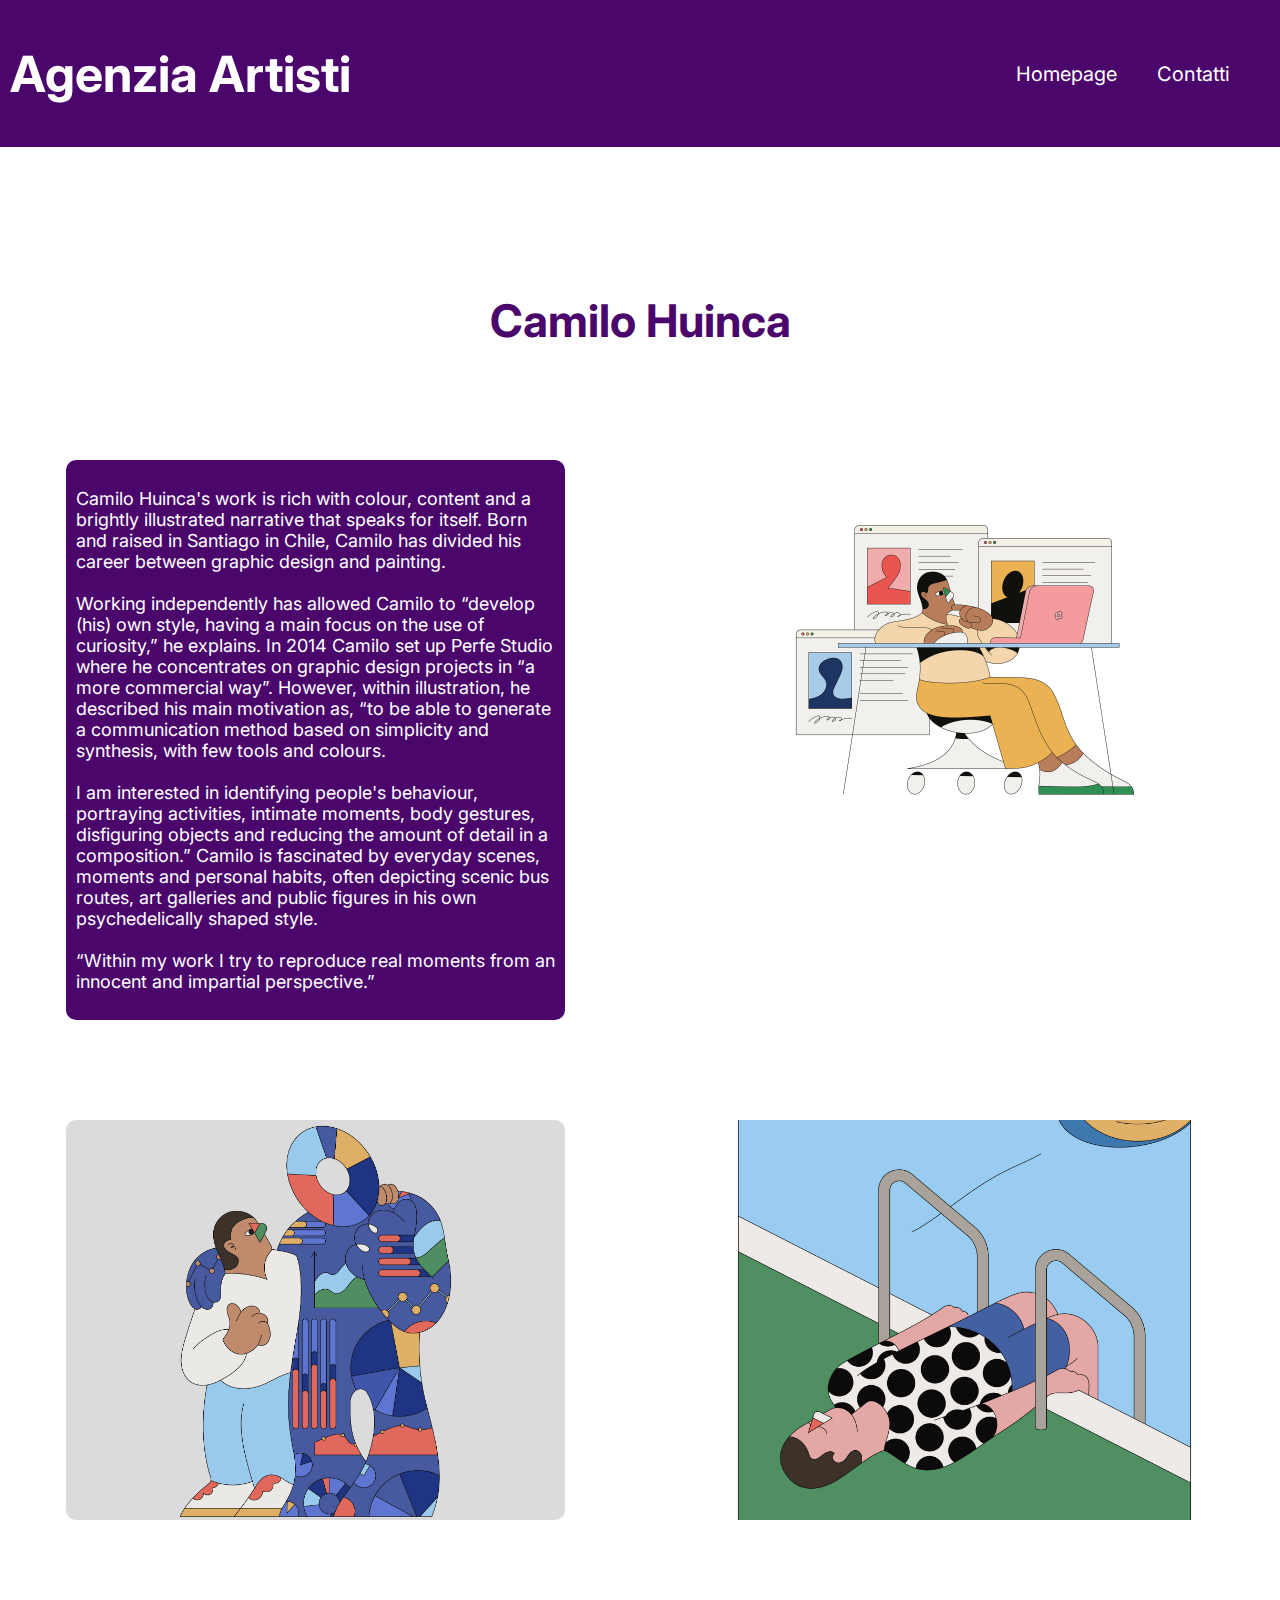
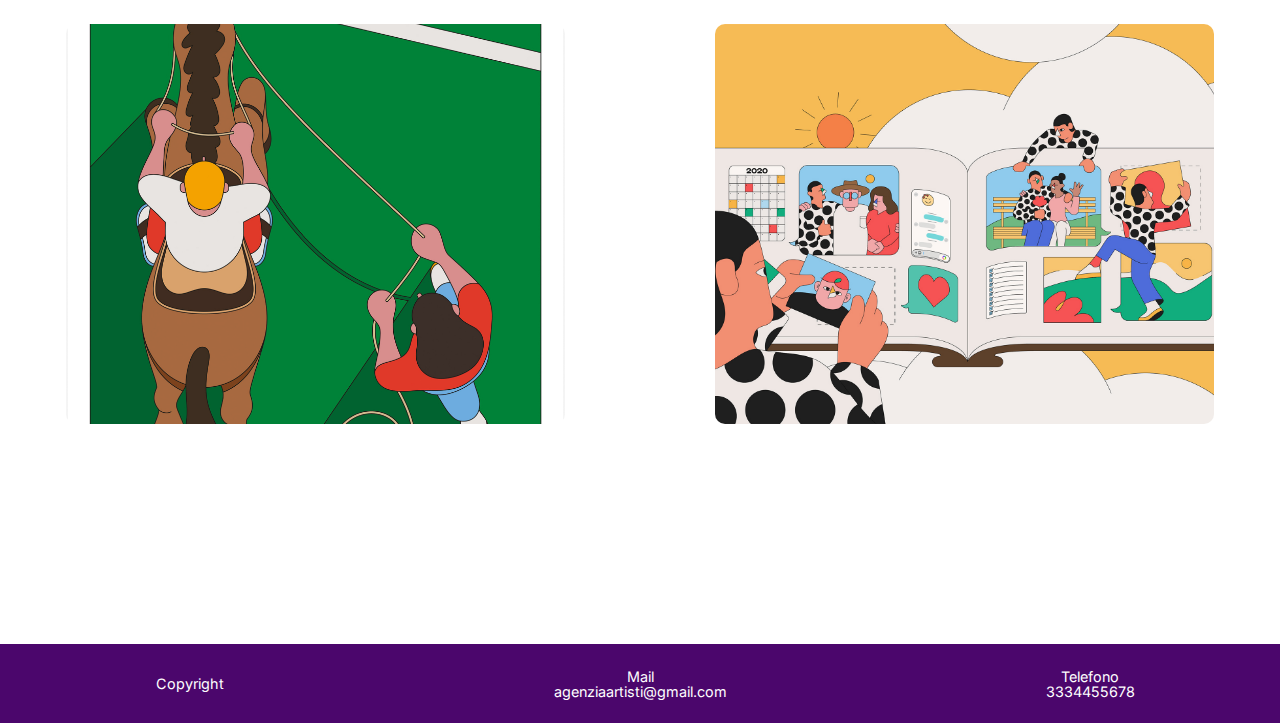
<file: camilo.html>
<!DOCTYPE html>
<html lang="en">
<head>
    <meta charset="UTF-8" />
    <meta name="viewport" content="width=device-width, initial-scale=1.0">
    <meta http-equiv="X-UA-Compatible" content="ie=edge">
  <link rel="stylesheet" href="css/style.css">
  <link rel="stylesheet" href="css/stile.css">
  <link rel="preconnect" href="https://fonts.googleapis.com">
  <link rel="preconnect" href="https://fonts.gstatic.com" crossorigin>
  <link href="https://fonts.googleapis.com/css2?family=Inter:wght@100;200;300;400;500;600;700;800;900&display=swap" rel="stylesheet">
  <title>Agenzia Artisti</title>
</head>
<body>
    <header class="container">

        <div class="logo">  
            <a href="index.html"><h1>Agenzia Artisti</h1></a>
        </div>
    
        <nav>
            <ul>
                <li><a href="index.html">Homepage</a></li>
                <li><a href="contatti.html">Contatti</a></li>
            </ul>
        </nav>
    </header>


    <section class="nome">
        <div>
            <h1>Camilo Huinca</h1>
        </div>
    </section>

    <section class="colon">

        <div class="text">
            <p>Camilo Huinca's work is rich with colour, content and a brightly illustrated narrative that speaks for itself. Born and raised in Santiago in Chile, Camilo has divided his career between graphic design and painting.
                <br><br>
                Working independently has allowed Camilo to “develop (his) own style, having a main focus on the use of curiosity,” he explains. In 2014 Camilo set up Perfe Studio where he concentrates on graphic design projects in “a more commercial way”. However, within illustration, he described his main motivation as, “to be able to generate a communication method based on simplicity and synthesis, with few tools and colours.
                <br><br>
                I am interested in identifying people's behaviour, portraying activities, intimate moments, body gestures, disfiguring objects and reducing the amount of detail in a composition.” Camilo is fascinated by everyday scenes, moments and personal habits, often depicting scenic bus routes, art galleries and public figures in his own psychedelically shaped style.
                <br><br>
                “Within my work I try to reproduce real moments from an innocent and impartial perspective.”</p>
        </div>

        <div>
            <img src="img/camilo_a.jpg">
        </div>
        
        <div>
            <img src="img/camilo_b.jpg">
        </div>

        <div>
            <img src="img/camilo_c.jpg">
        </div>
        <div>
            <img src="img/camilo_d.jpg">
        </div>
        <div>
            <img src="img/camilo_e.jpg">
        </div>
    </section>
        <section class="footer">
            <div>
                <p>Copyright</p>
            </div>
        
            <div>
            <p>Mail<br>
            agenziaartisti@gmail.com
            </p>
            </div>
        
            <div>
            <p>Telefono<br>
                3334455678
            </p>
            </div>
    </section>

</body>
</html>
</file>
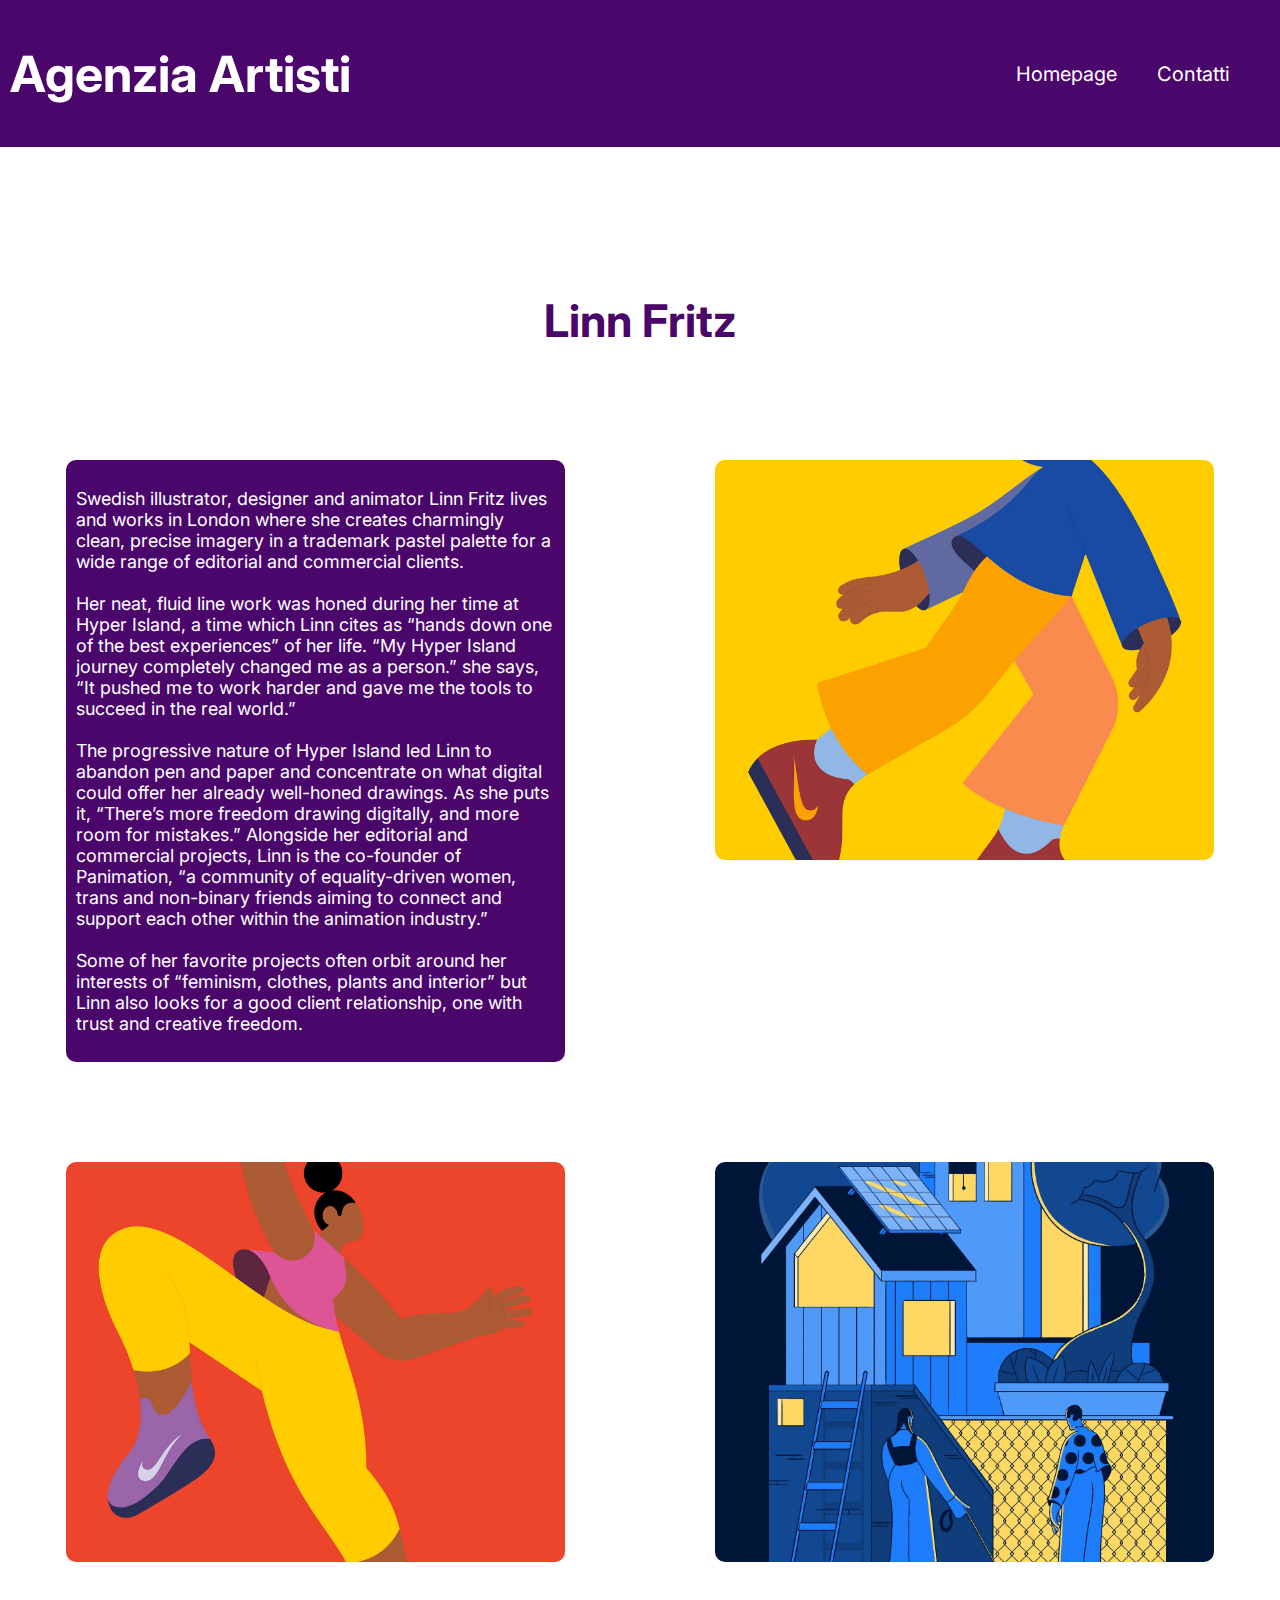
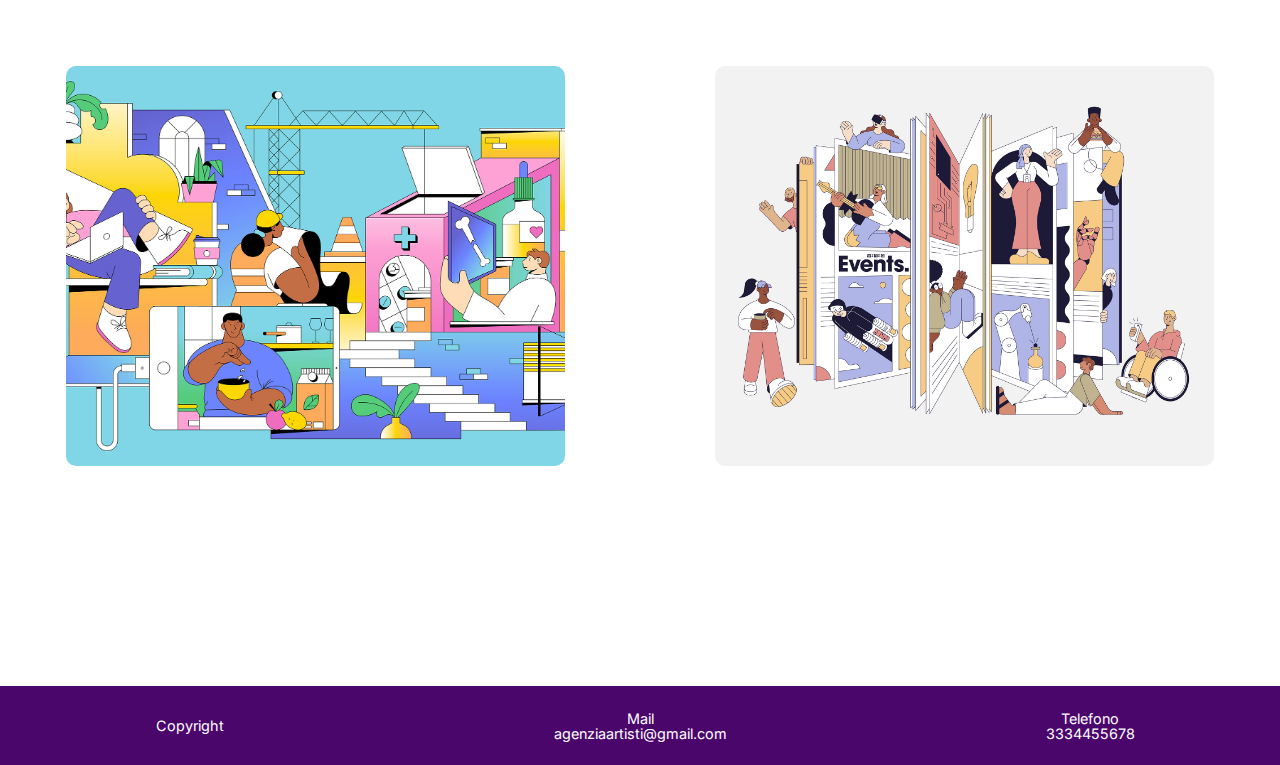
<file: linn.html>
<!DOCTYPE html>
<html lang="en">
<head>
    <meta charset="UTF-8" />
    <meta name="viewport" content="width=device-width, initial-scale=1.0">
    <meta http-equiv="X-UA-Compatible" content="ie=edge">
    <link rel="stylesheet" href="css/style.css">
    <link rel="stylesheet" href="css/stile.css">
  <link rel="preconnect" href="https://fonts.googleapis.com">
  <link rel="preconnect" href="https://fonts.gstatic.com" crossorigin>
  <link href="https://fonts.googleapis.com/css2?family=Inter:wght@100;200;300;400;500;600;700;800;900&display=swap" rel="stylesheet">
  <title>Agenzia Artisti</title>
</head>
<body>
    <header class="container">

        <div class="logo">  
            <a href="index.html"><h1>Agenzia Artisti</h1></a>
        </div>
    
        <nav>
            <ul>
                <li><a href="index.html">Homepage</a></li>
                <li><a href="contatti.html">Contatti</a></li>
            </ul>
        </nav>
    </header>
    <section class="nome">
        <div>
            <h1>Linn Fritz</h1>
        </div>
    </section>
    <section class="colon">
        <div class="text">
            <p>
                Swedish illustrator, designer and animator Linn Fritz lives and works in London where she creates charmingly clean, precise imagery in a trademark pastel palette for a wide range of editorial and commercial clients.
                <br><br>
                Her neat, fluid line work was honed during her time at Hyper Island, a time which Linn cites as “hands down one of the best experiences” of her life. “My Hyper Island journey completely changed me as a person.” she says, “It pushed me to work harder and gave me the tools to succeed in the real world.”
                <br><br>
                The progressive nature of Hyper Island led Linn to abandon pen and paper and concentrate on what digital could offer her already well-honed drawings. As she puts it, “There’s more freedom drawing digitally, and more room for mistakes.” Alongside her editorial and commercial projects, Linn is the co-founder of Panimation, “a community of equality-driven women, trans and non-binary friends aiming to connect and support each other within the animation industry.” 
                <br><br>
                Some of her favorite projects often orbit around her interests of “feminism, clothes, plants and interior” but Linn also looks for a good client relationship, one with trust and creative freedom.
             </p>
        </div>

        <div>
            <img src="img/linn_a.jpg">
        </div>
        <div>
            <img src="img/linn_b.jpg">
        </div>

        <div>
            <img src="img/linn_c.jpg">
        </div>
        <div>
            <img src="img/linn_d.jpg">
        </div>
        <div>
            <img src="img/linn_e.jpg">
        </div>
    </section>
        <section class="footer">
            <div>
                <p>Copyright</p>
            </div>
        
            <div>
            <p>Mail<br>
        agenziaartisti@gmail.com
            </p>
            </div>
        
            <div>
            <p>Telefono<br>
        3334455678
            </p>
            </div>
    </section>

</body>
</html>
</file>
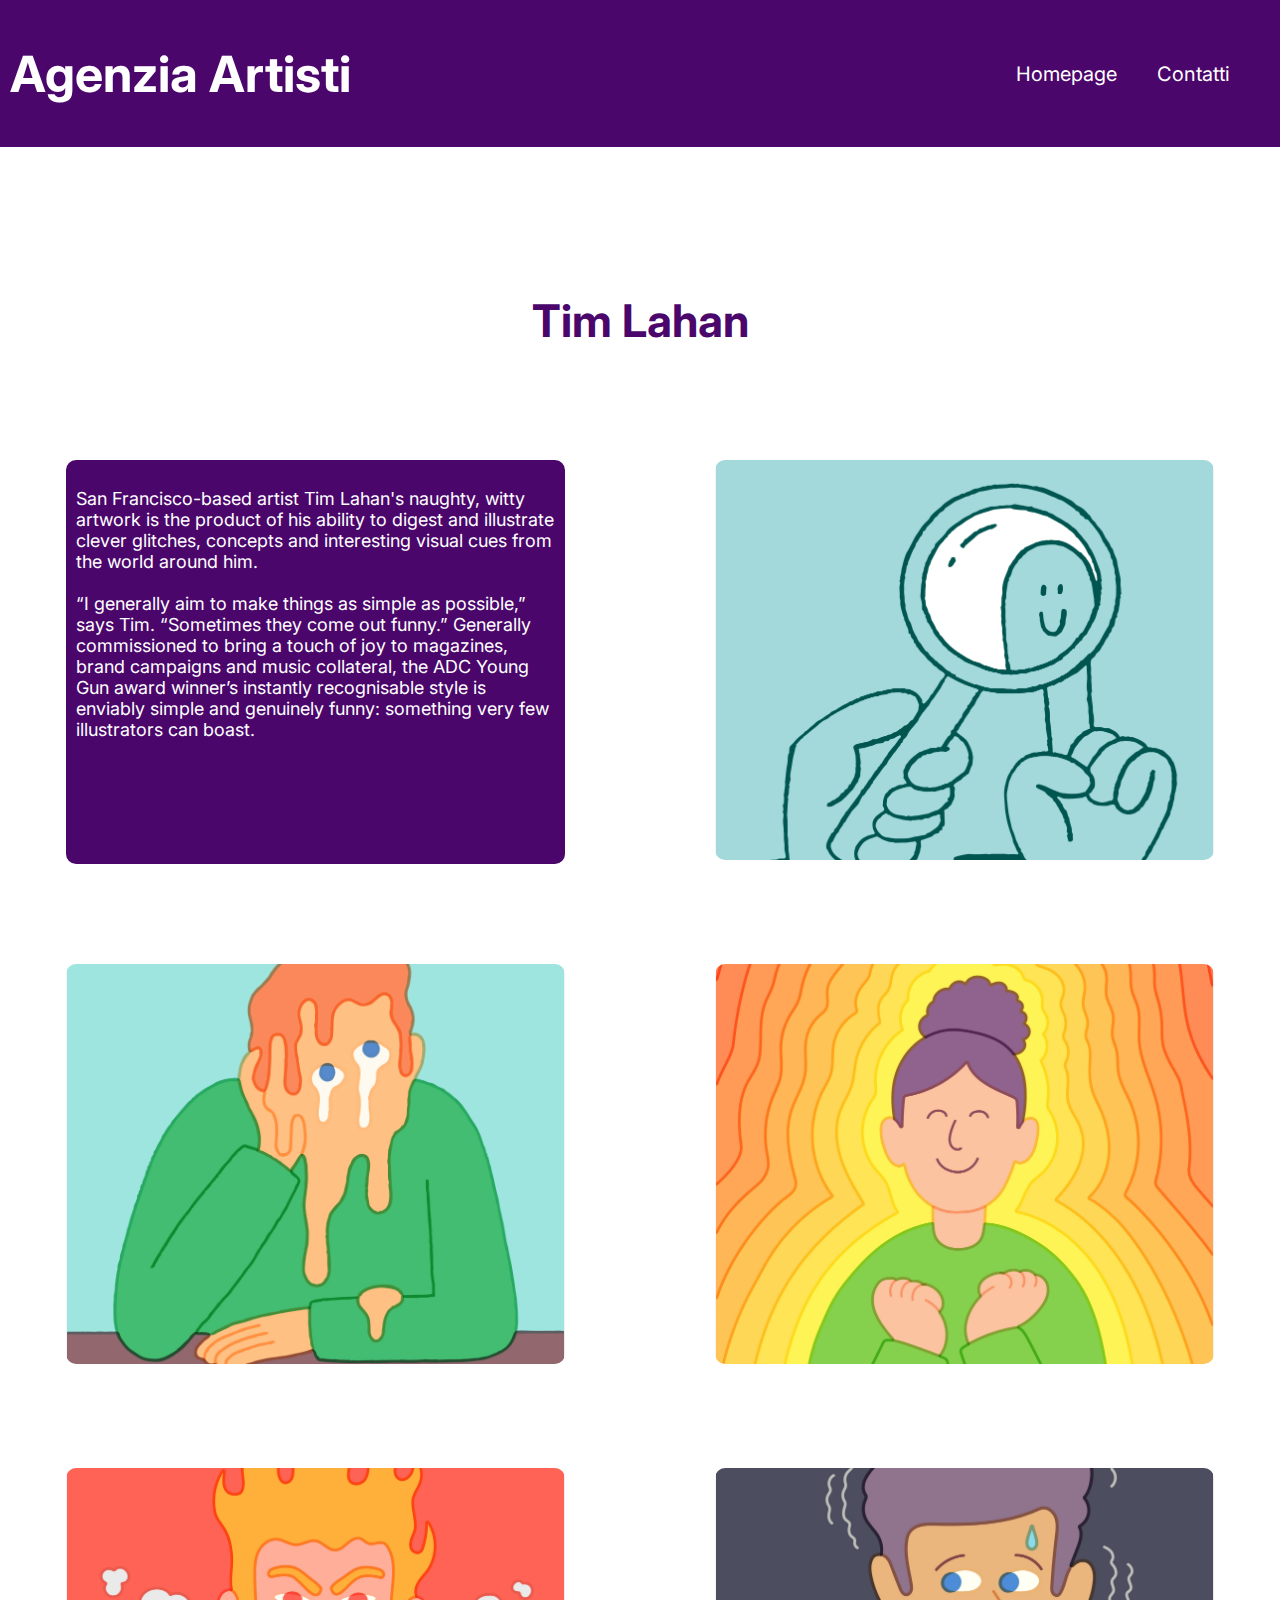
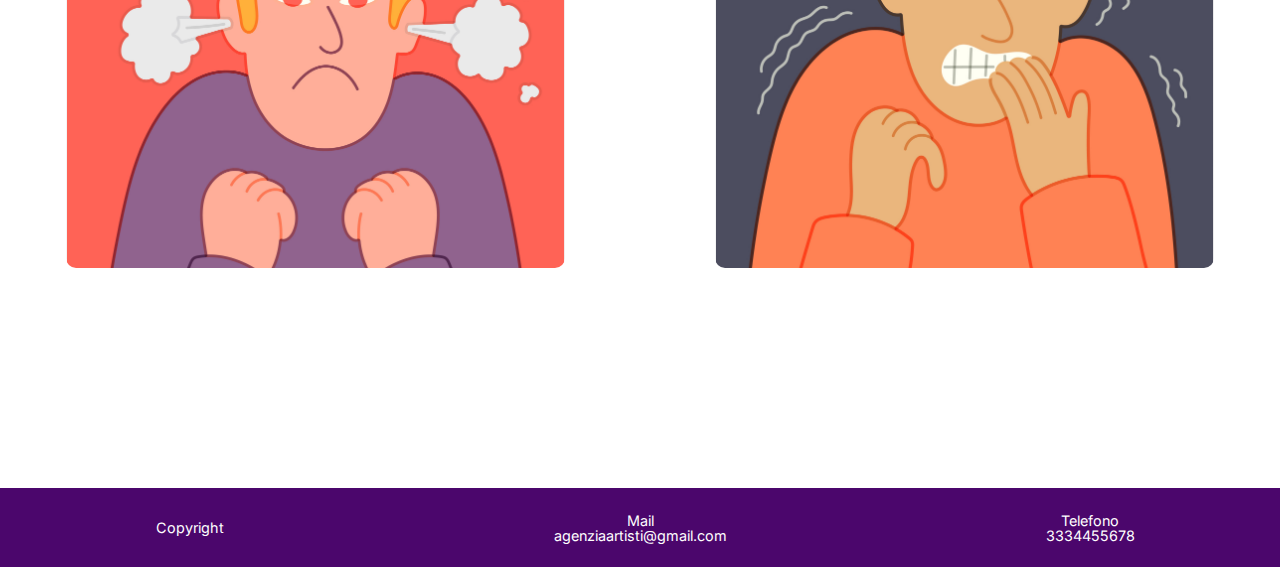
<file: tim.html>
<!DOCTYPE html>
<html lang="en">
<head>
    <meta charset="UTF-8" />
    <meta name="viewport" content="width=device-width, initial-scale=1.0">
    <meta http-equiv="X-UA-Compatible" content="ie=edge">
    <link rel="stylesheet" href="css/style.css">
    <link rel="stylesheet" href="css/stile.css">
  <link rel="preconnect" href="https://fonts.googleapis.com">
  <link rel="preconnect" href="https://fonts.gstatic.com" crossorigin>
  <link href="https://fonts.googleapis.com/css2?family=Inter:wght@100;200;300;400;500;600;700;800;900&display=swap" rel="stylesheet">
  <title>Agenzia Artisti</title>
</head>
<body>
    <header class="container">

        <div class="logo">  
            <a href="index.html"><h1>Agenzia Artisti</h1></a>
        </div>
    
        <nav>
            <ul>
                <li><a href="index.html">Homepage</a></li>
                <li><a href="contatti.html">Contatti</a></li>
            </ul>
        </nav>
    </header>
    <section class="nome">
        <div>
            <h1>Tim Lahan</h1>
        </div>
    </section>
    <section class="colon">
        <div class="text">
            <p>San Francisco-based artist Tim Lahan's naughty, witty artwork is the product of his ability to digest and illustrate clever glitches, concepts and interesting visual cues from the world around him.
                <br><br>
                “I generally aim to make things as simple as possible,” says Tim. “Sometimes they come out funny.” Generally commissioned to bring a touch of joy to magazines, brand campaigns and music collateral, the ADC Young Gun award winner’s instantly recognisable style is enviably simple and genuinely funny: something very few illustrators can boast.
                 </p>
        </div>

        <div>
            <img src="img/tim_a.jpg">
        </div>
        <div>
            <img src="img/tim_b.jpg">
        </div>

        <div>
            <img src="img/tim_c.jpg">
        </div>
        <div>
            <img src="img/tim_d.jpg">
        </div>
        <div>
            <img src="img/tim_e.jpg">
        </div>
    </section>
        <section class="footer">
            <div>
                <p>Copyright</p>
            </div>
        
            <div>
            <p>Mail<br>
        agenziaartisti@gmail.com
            </p>
            </div>
        
            <div>
            <p>Telefono<br>
        3334455678
            </p>
            </div>
    </section>

</body>
</html>
</file>
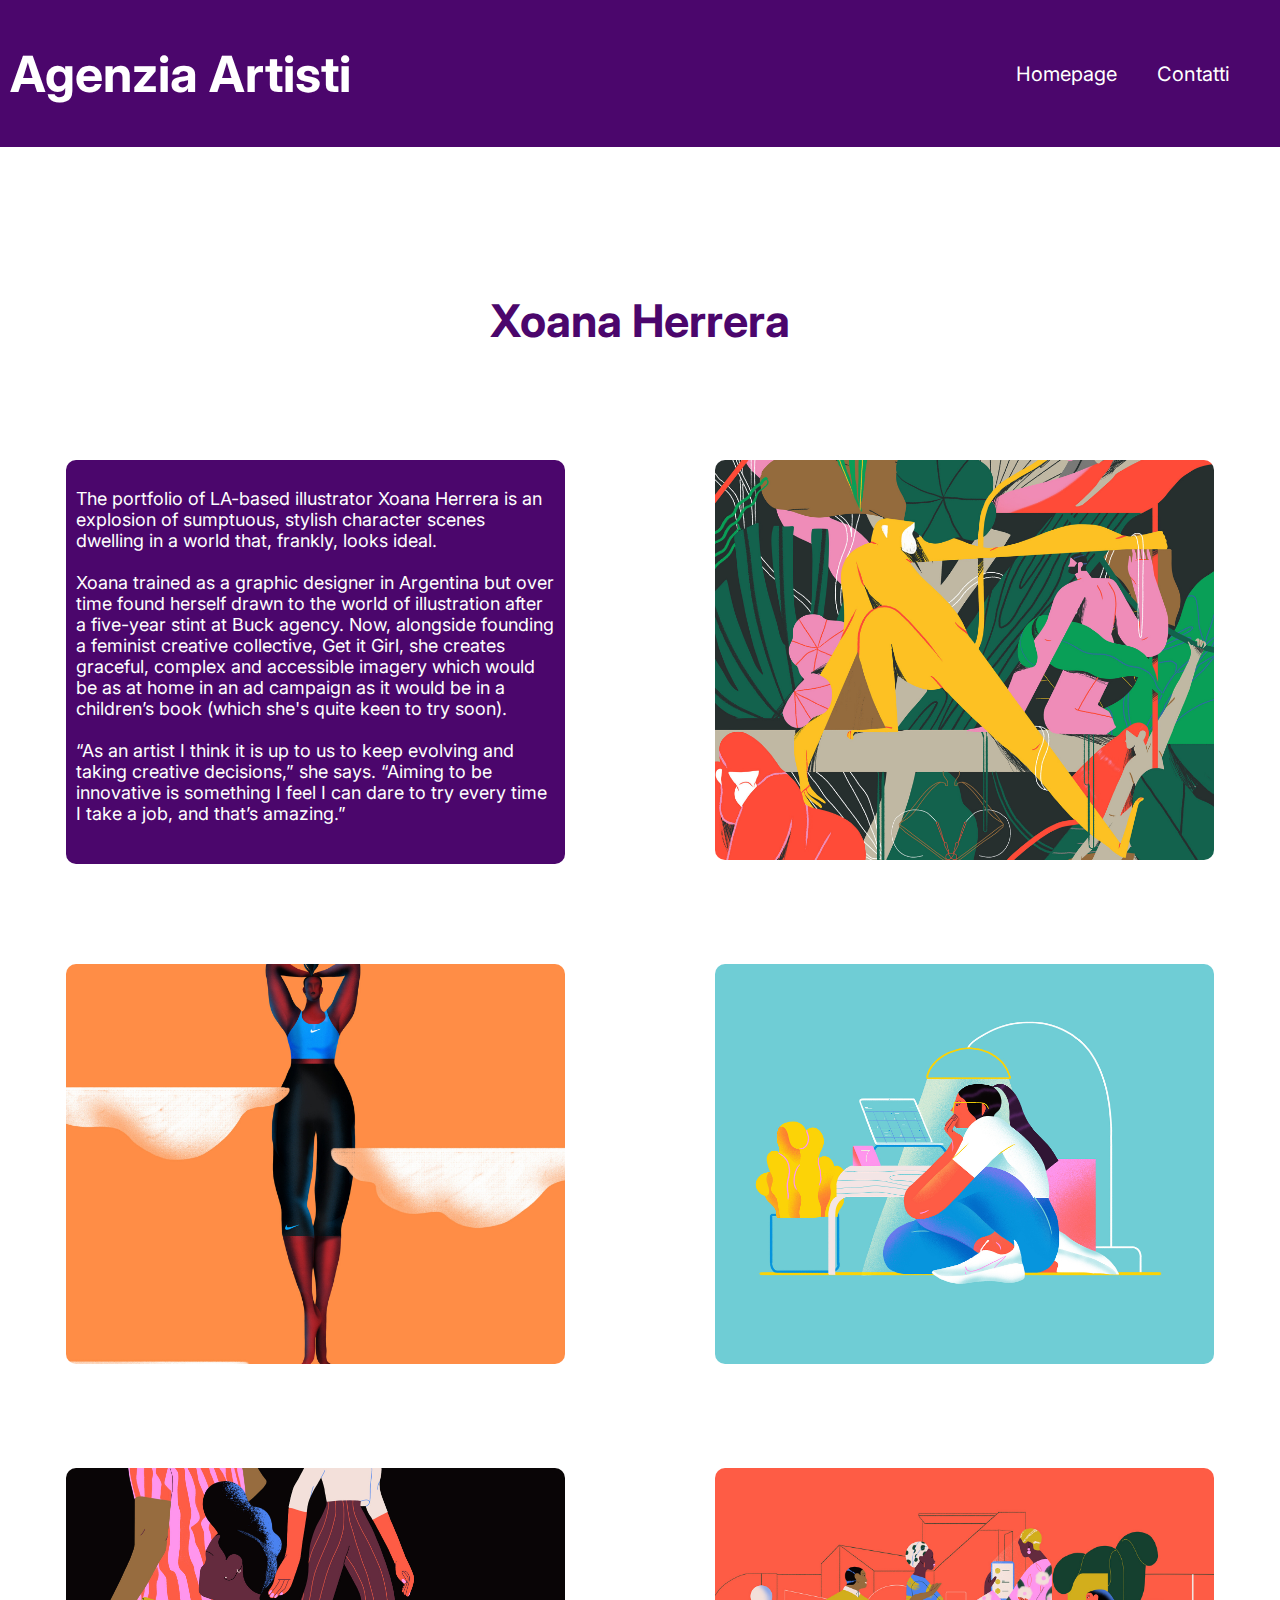
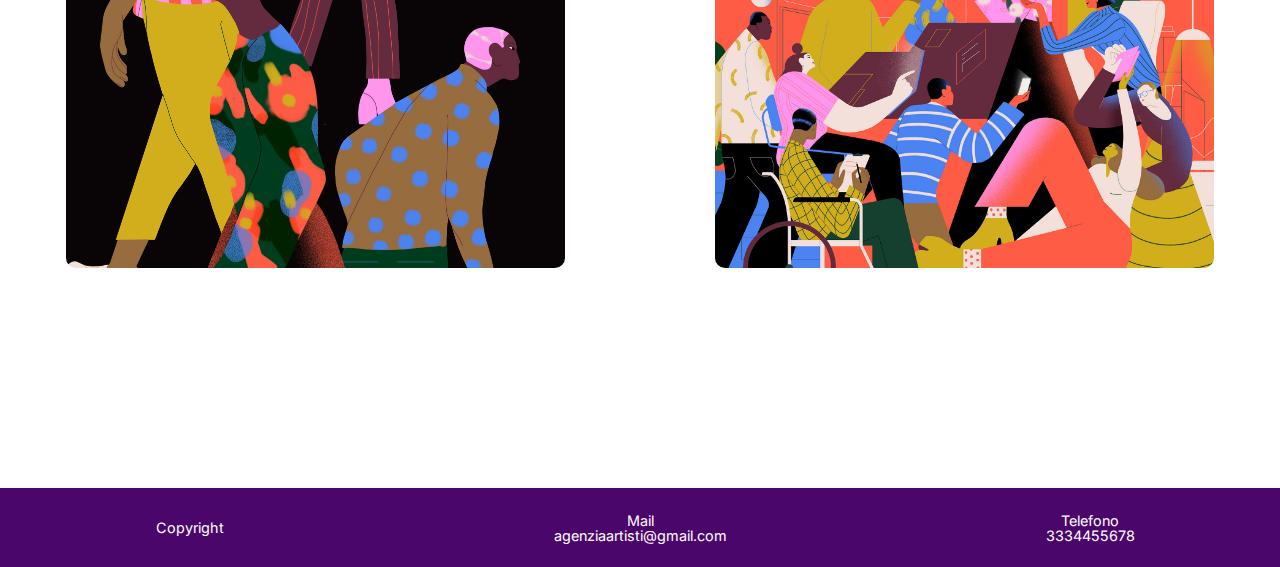
<file: xoana.html>
<!DOCTYPE html>
<html lang="en">
<head>
    <meta charset="UTF-8" />
    <meta name="viewport" content="width=device-width, initial-scale=1.0">
    <meta http-equiv="X-UA-Compatible" content="ie=edge">
    <link rel="stylesheet" href="css/style.css">
    <link rel="stylesheet" href="css/stile.css">
  <link rel="preconnect" href="https://fonts.googleapis.com">
  <link rel="preconnect" href="https://fonts.gstatic.com" crossorigin>
  <link href="https://fonts.googleapis.com/css2?family=Inter:wght@100;200;300;400;500;600;700;800;900&display=swap" rel="stylesheet">
  <title>Agenzia Artisti</title>
</head>
<body>
    <header class="container">

        <div class="logo">  
            <a href="index.html"><h1>Agenzia Artisti</h1></a>
        </div>
    
        <nav>
            <ul>
                <li><a href="index.html">Homepage</a></li>
                <li><a href="contatti.html">Contatti</a></li>
            </ul>
        </nav>
    </header>
    
    
    <section class="nome">
        <div>
            <h1>Xoana Herrera</h1>
        </div>
    </section>


    <section class="colon">
        <div class="text">
            <p>
                The portfolio of LA-based illustrator Xoana Herrera is an explosion of sumptuous, stylish character scenes dwelling in a world that, frankly, looks ideal.
                <br><br>
                Xoana trained as a graphic designer in Argentina but over time found herself drawn to the world of illustration after a five-year stint at Buck agency. Now, alongside founding a feminist creative collective, Get it Girl, she creates graceful, complex and accessible imagery which would be as at home in an ad campaign as it would be in a children’s book (which she's quite keen to try soon).
                <br><br>
                “As an artist I think it is up to us to keep evolving and taking creative decisions,” she says. “Aiming to be innovative is something I feel I can dare to try every time I take a job, and that’s amazing.”</p>
        </div>

        <div>
            <img src="img/xoana_1.jpg">
        </div>
        <div>
            <img src="img/xoana_2.jpg">
        </div>
        <div>
            <img src="img/xoana_3.jpg">
        </div>
        <div>
            <img src="img/xoana_4.jpg">
        </div>
        <div>
            <img src="img/xoana_5.jpg">
        </div>
    </section>


        <section class="footer">
            <div>
                <p>Copyright</p>
            </div>
        
            <div>
            <p>Mail<br>
        agenziaartisti@gmail.com
            </p>
            </div>
        
            <div>
            <p>Telefono<br>
        3334455678
            </p>
            </div>
    </section>

</body>
</html>
</file>
<file: css/style.css>
.container {
    margin: auto;
    padding: 10px;
}

html, body{
    margin: 0 auto;
    font-family: 'Inter', sans-serif;
}

header {
    align-items: center;
    display: flex;
    justify-content: space-between;
    background-color: #4B066C;
    margin-bottom: 100px; /*non va 100px*/
}

header div.logo {
    display: flex;
    align-items: center;
}

header a {
    text-decoration: none;
    font-size: 20px;
    color: rgb(255, 255, 255);
}

header a:hover {
    text-decoration: none;
    color: rgb(255, 0, 149);
}

header div.logo h1 {
    font-weight: bold;
    font-size: 50px;
    display: flex;
    color: rgb(255, 255, 255);
}

header div.logo h1:hover {
    text-decoration: none;
    color: rgb(255, 0, 149);
}

header.container ul {
    margin: 0%;
    list-style-type: none;
    display: flex;
    align-items: center;
}

header.container li {
    display: inline-block;
    padding-right: 40px;
}


section.colonne {
    display: grid;
    grid-template-columns: repeat(auto-fit, minmax(250px, 1fr));
    column-gap: 150px;
    padding: 16px;
    margin-left: 50px;
    margin-right: 50px;
    margin-top: 100px;
}

section.colonne div {
    background-color: none;
    border-radius: 10px;
    margin-bottom: 100px;
    background-color:  #4B066C;
}



section.colonne div:hover {
    -webkit-box-shadow: 0px 14px 34px 7px rgba(0, 0, 0, 0.31);
    -moz-box-shadow: 0px 14px 34px 7px rgba(0, 0, 0, 0.31);
    box-shadow: 0px 14px 34px 7px rgba(0, 0, 0, 0.31);
    transition-duration: 400ms, 300ms, 400ms;
    transition-timing-function: ease-out, ease-out, ease-out;
}


section.colonne div img {
    width: max-content;
    border-radius: 10px 10px 0 0;
    height: 400px;
    object-fit: cover;
    width: 100%;
}

section.colonne div h1 {
    color: rgb(255, 255, 255);
    font-weight: normal;
    font-size: 1.563rem;
    padding-bottom: 10px;
    text-align: center;
}

section.colonne a {
    text-decoration: none;
    color: rgb(255, 255, 255);
    padding-top: 25px;
    font-family: 'Inter', sans-serif;
}

section.colonne h1:hover {
    text-decoration: none;
    color: rgb(255, 0, 149);
}


section.footer{
    background-color: #4B066C;
    color: rgb(255, 255, 255);
    font-size: 0.800rem;
    display: grid;
    grid-template-columns: repeat(auto-fit, minmax(250px, 1fr));
    column-gap: 90px;
    text-align: center;
    line-height: 15px;
    justify-content: space-around;
    align-items: center;
    margin-top: 100px;
    padding: 10px;
}

section.footer a {
    text-decoration: unset;
}



/**********************
                        MOBILE
*********************/

@media (max-width: 481px) {
    html, body {
        font-size: 12px;
    }

    header.container {
        flex-direction: column;
    }

    header.container > nav {
        padding-top: 1.5rem;
    }


    header div.logo a {
        font-size: 1.25rem;
    }

    header li {
        display: inline;
        padding-right: 20px;
        text-align: center;
    }

    header div.logo h1 {
        font-size: 40px;
    }

}

/**********************
                        TABLET
*********************/

@media (min-width: 481px) and (max-width: 680px) {

    header div.logo a {
        font-size: 1.25rem;
    }

    header li {
        display: inline;
        padding-right: 20px;
        text-align: center;
    }

    header div.logo h1 {
        font-size: 40px;
    }
}




@media (min-width: 481px) and (max-width: 881px) {
    html, body {
        font-size: 14px;
    }
}





@media (min-width: 681px) and (max-width: 881px) {

    header div.logo a {
        font-size: 1.563rem;
    }

    header li {
        display: inline;
        padding-right: 25px;
        text-align: center;
    }

    header div.logo h1 {
        font-size: 30px;
    }
}



/**********************
                        OVER DESKTOP
*********************/
@media (min-width: 1024px) {
    html, body {
        font-size: 18px;
    }

}
</file>
<file: css/stile.css>
section.nome div{
        padding: 16px;
        border-radius: 50px;
        margin-top: 100px;
        margin-bottom: 50px;
        text-align: center;
        }


    section.nome h1{
    color:#4B066C;
    font-size: 2.500rem;
    }
    
    section.colon {
    display: grid;
    grid-template-columns: repeat(auto-fit, minmax(400px, 1fr));
    column-gap: 150px;
    padding: 16px;
    margin-left: 50px;
    margin-right: 50px;
    }
    
    section.colon div {
    border-radius: 10px;
    margin-bottom: 100px;
    }
    
    section.colon div.text{
    border-radius: 10px;
    background-color: #4B066C;
    color: #ffffff;
    padding: 10px;
    }
    
    section.colon div img {
    border-radius: 10px;
    height: 400px;
    object-fit: cover;
    width: 100%;
    background-color: none;
    }
    
    section.colon div h1 {
    color: rgb(255, 255, 255);
    font-weight: normal;
    font-size: 1.563rem;
    padding-bottom: 10px;
    text-align: center;
    }
    
    
    section.colon h1:hover {
    text-decoration: none;
    color: rgb(255, 0, 149);
    }
    



    /**********************
                        MOBILE
*********************/

@media (max-width: 481px) {
    html, body {
        font-size: 12px;
    }

    header.container {
        flex-direction: column;
    }

    header.container > nav {
        padding-top: 1.5rem;
    }


    header div.logo a {
        font-size: 1.25rem;
    }

    header li {
        display: inline;
        padding-right: 20px;
        text-align: center;
    }

    header div.logo h1 {
        font-size: 40px;
    }

    section.colon{
        margin: 70px auto, 70px auto;
    }
}

/**********************
                        TABLET
*********************/

@media (min-width: 481px) and (max-width: 680px) {

    header div.logo a {
        font-size: 1.25rem;
    }

    header li {
        display: inline;
        padding-right: 20px;
        text-align: center;
    }

    header div.logo h1 {
        font-size: 40px;
    }
}




@media (min-width: 481px) and (max-width: 881px) {
    html, body {
        font-size: 14px;
    }
}





@media (min-width: 681px) and (max-width: 881px) {

    header div.logo a {
        font-size: 1.563rem;
    }

    header li {
        display: inline;
        padding-right: 25px;
        text-align: center;
    }

    header div.logo h1 {
        font-size: 30px;
    }
}



/**********************
                        OVER DESKTOP
*********************/
@media (min-width: 1024px) {
    html, body {
        font-size: 18px;
    }

}
</file>
